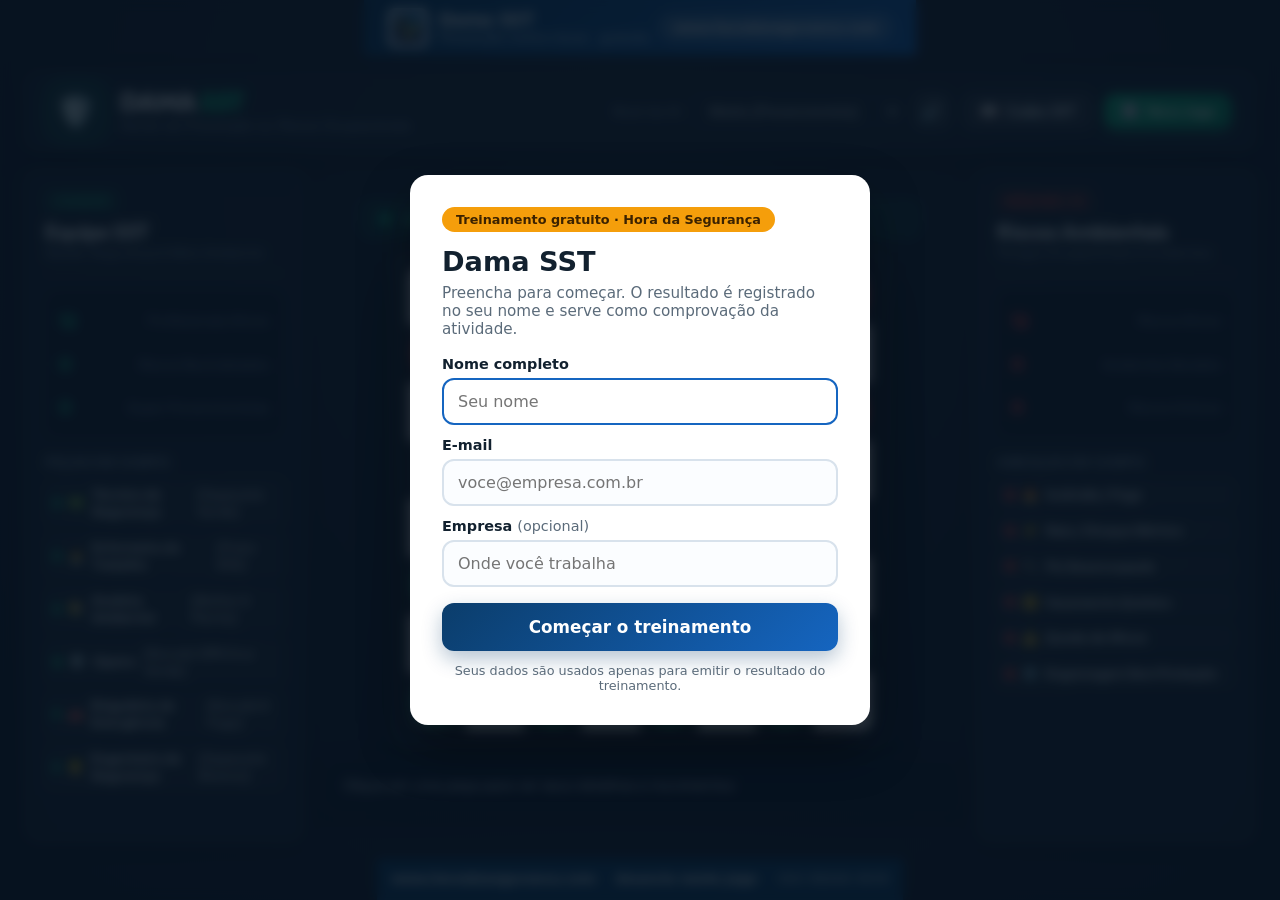
<file: index.html>
<!DOCTYPE html>
<html lang="pt-BR">
<head>
    <meta charset="UTF-8">
    <meta name="viewport" content="width=device-width, initial-scale=1.0">
    <title>Dama SST - Prevencionistas vs. Riscos Ambientais</title>
    <meta name="description" content="Jogo de Dama educativo e animado: Enfrente os riscos do ambiente de trabalho com a equipe de Saúde, Segurança e Meio Ambiente (SST)!">
    <!-- Google Fonts -->
    <link rel="preconnect" href="https://fonts.googleapis.com">
    <link rel="preconnect" href="https://fonts.gstatic.com" crossorigin>
    <link href="https://fonts.googleapis.com/css2?family=Outfit:wght@300;400;600;700;800&family=Space+Grotesk:wght@500;700&display=swap" rel="stylesheet">
    <link rel="stylesheet" href="css/styles.css?v=5">
    <link rel="stylesheet" href="hs.css?v=3">
    <link rel="icon" href="logo.png">
    <meta name="theme-color" content="#0b3d6b">
    <script>
      window.HS_CONFIG = {
        treinamento: 'Dama SST · Prevenção contra Riscos',
        titulo: 'Dama SST',
        subtitulo: 'Prevenção contra riscos · gratuito'
      };
    </script>
    <script src="patrocinadores.js?v=1"></script>
    <script src="hs.js?v=1"></script>
</head>
<body>
    <div class="app-container">
        <!-- Header Principal -->
        <header class="game-header">
            <div class="brand">
                <div class="logo-icon">🛡️</div>
                <div>
                    <h1>DAMA <span class="accent-sst">SST</span></h1>
                    <p class="subtitle">Heróis da Prevenção vs. Riscos Ocupacionais</p>
                </div>
            </div>

            <div class="header-controls">
                <div class="difficulty-selector">
                    <label for="difficulty">Nível da IA:</label>
                    <select id="difficulty" class="custom-select">
                        <option value="easy">Fácil (Iniciante)</option>
                        <option value="medium" selected>Médio (Prevencionista)</option>
                        <option value="hard">Impossível (Risco Crítico)</option>
                    </select>
                </div>

                <button id="btn-audio" class="icon-btn" title="Alternar Som (Mute/Unmute)">
                    <span id="audio-icon">🔊</span>
                </button>

                <button id="btn-codex" class="btn btn-secondary">
                    <span>📖</span> Codex SST
                </button>

                <button id="btn-restart" class="btn btn-primary">
                    <span>🔄</span> Novo Jogo
                </button>
            </div>
        </header>

        <!-- Conteúdo Principal -->
        <main class="main-content">
            <!-- Painel do Jogador (SST) -->
            <aside class="side-panel player-panel">
                <div class="panel-header sst-theme">
                    <div class="badge">JOGADOR</div>
                    <h2>Equipe SST</h2>
                    <p>Saúde, Segurança & Meio Ambiente</p>
                </div>

                <div class="stats-card">
                    <div class="stat-item">
                        <span class="stat-value" id="sst-count">12</span>
                        <span class="stat-label">Profissionais Ativos</span>
                    </div>
                    <div class="stat-item">
                        <span class="stat-value" id="sst-captured">0</span>
                        <span class="stat-label">Riscos Neutralizados</span>
                    </div>
                    <div class="stat-item">
                        <span class="stat-value" id="sst-damas">0</span>
                        <span class="stat-label">Super Prevencionistas</span>
                    </div>
                </div>

                <div class="roster-preview">
                    <h3>Peças em Campo:</h3>
                    <ul class="roster-list">
                        <li><span class="dot sst"></span> 💚 <strong>Técnico de Segurança</strong> (Capacete Verde)</li>
                        <li><span class="dot sst"></span> 👩‍⚕️ <strong>Enfermeira do Trabalho</strong> (Pulso ECG)</li>
                        <li><span class="dot sst"></span> 👩‍🌾 <strong>Analista Ambiental</strong> (Mulher & Planta)</li>
                        <li><span class="dot sst"></span> 🛡️ <strong>Cipeiro</strong> (Escudo CIPA Cruz Verde)</li>
                        <li><span class="dot sst"></span> 🚒 <strong>Brigadista de Emergência</strong> (Escudo & Fogo)</li>
                        <li><span class="dot sst"></span> 👷‍♂️ <strong>Engenheiro de Segurança</strong> (Capacete Branco)</li>
                    </ul>
                </div>
            </aside>

            <!-- Área Central do Tabuleiro -->
            <section class="board-container">
                <!-- Status do Turno -->
                <div id="turn-banner" class="turn-banner sst-turn">
                    <div class="turn-indicator-pulse"></div>
                    <span id="turn-text">Sua Vez! Selecione um profissional para movimentar</span>
                </div>

                <!-- O Tabuleiro 8x8 -->
                <div class="board-wrapper">
                    <div id="board" class="board"></div>
                </div>

                <!-- Informações Rápidas da Peça Selecionada -->
                <div id="piece-info-bar" class="piece-info-bar">
                    <span id="piece-info-text">Clique em uma peça para ver seus detalhes e movimentos</span>
                </div>
            </section>

            <!-- Painel da Máquina (Riscos) -->
            <aside class="side-panel machine-panel">
                <div class="panel-header risk-theme">
                    <div class="badge danger">MÁQUINA / IA</div>
                    <h2>Riscos Ambientais</h2>
                    <p>Perigos Ocupacionais & Incidentes</p>
                </div>

                <div class="stats-card">
                    <div class="stat-item">
                        <span class="stat-value" id="risk-count">12</span>
                        <span class="stat-label">Riscos Ativos</span>
                    </div>
                    <div class="stat-item">
                        <span class="stat-value" id="risk-captured">0</span>
                        <span class="stat-label">Acidentes Gerados</span>
                    </div>
                    <div class="stat-item">
                        <span class="stat-value" id="risk-damas">0</span>
                        <span class="stat-label">Riscos Críticos</span>
                    </div>
                </div>

                <div class="roster-preview">
                    <h3>Ameaças em Campo:</h3>
                    <ul class="roster-list">
                        <li><span class="dot risk"></span> 🔥 <strong>Incêndio / Fogo</strong></li>
                        <li><span class="dot risk"></span> ⚡ <strong>Raio / Choque Elétrico</strong></li>
                        <li><span class="dot risk"></span> 🔌 <strong>Fio Desencapado</strong></li>
                        <li><span class="dot risk"></span> ☣️ <strong>Vazamento Químico</strong></li>
                        <li><span class="dot risk"></span> ⚠️ <strong>Queda de Altura</strong></li>
                        <li><span class="dot risk"></span> ⚙️ <strong>Engrenagem Sem Proteção</strong></li>
                    </ul>
                </div>
            </aside>
        </main>

        <!-- Modal Codex SST (Educativo & Detalhes das Peças) -->
        <div id="codex-modal" class="modal-overlay hidden">
            <div class="modal-card glass">
                <button class="modal-close" id="btn-close-codex">&times;</button>
                <div class="modal-header">
                    <h2>📖 Codex de Segurança e Riscos</h2>
                    <p>Aprenda a função de cada profissional e como conter os perigos no trabalho.</p>
                </div>
                <div class="modal-body" id="codex-content">
                    <!-- Conteúdo dinâmico carregado por JS -->
                </div>
            </div>
        </div>

        <!-- Modal de Fim de Jogo -->
        <div id="gameover-modal" class="modal-overlay hidden">
            <div class="modal-card glass text-center">
                <div id="gameover-icon" class="big-icon">🏆</div>
                <h2 id="gameover-title">Vitória da Segurança!</h2>
                <p id="gameover-msg">Todos os riscos ambientais foram neutralizados com sucesso!</p>
                
                <div class="summary-stats">
                    <div class="summary-box">
                        <span id="final-captures">12</span>
                        <small>Riscos Contidos</small>
                    </div>
                    <div class="summary-box">
                        <span id="final-damas">0</span>
                        <small>Super Prevencionistas</small>
                    </div>
                    <div class="summary-box">
                        <span id="final-turns">0</span>
                        <small>Jogadas</small>
                    </div>
                </div>

                <button id="btn-play-again" class="btn btn-primary btn-large">
                    <span>🎮</span> Jogar Novamente
                </button>
            </div>
        </div>
    </div>

    <!-- Scripts do Jogo -->
    <script src="js/audio.js"></script>
    <script src="js/pieces.js"></script>
    <script src="js/game.js"></script>
    <script src="js/ai.js"></script>
    <script src="js/app.js"></script>
</body>
</html>
</file>
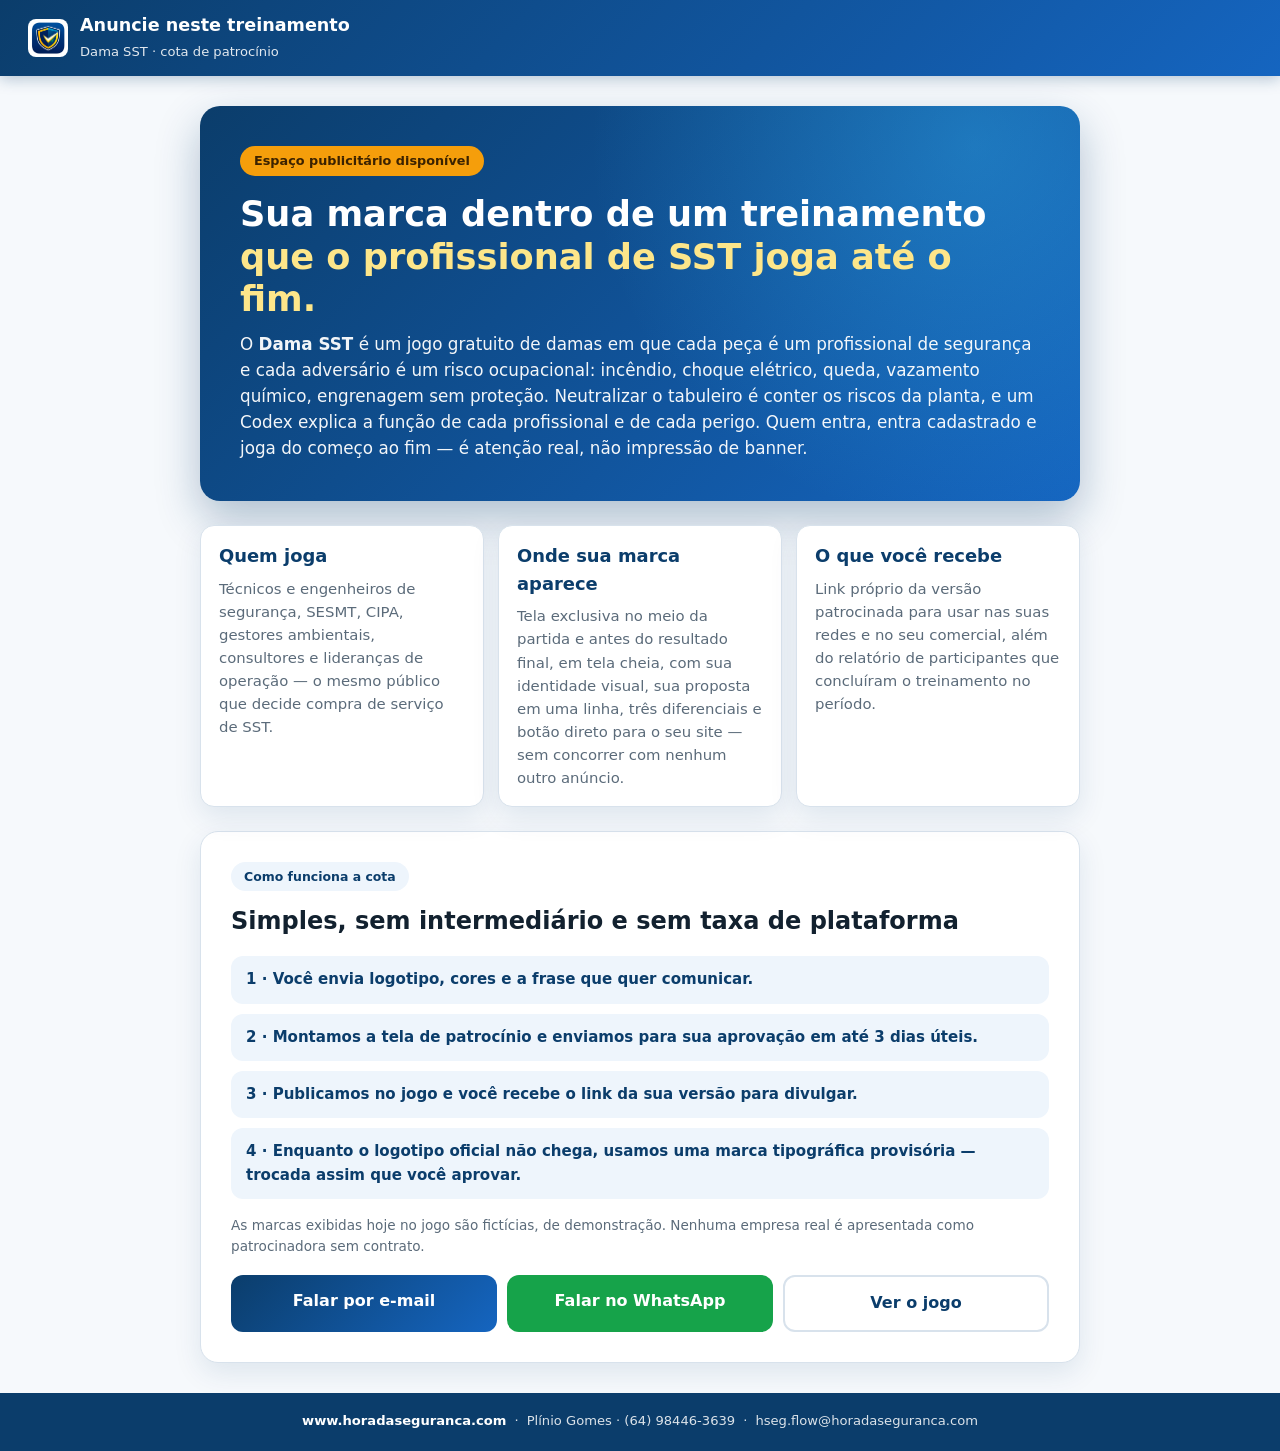
<file: anuncie.html>
<!DOCTYPE html>
<html lang="pt-BR">
<head>
<meta charset="UTF-8">
<meta name="viewport" content="width=device-width, initial-scale=1.0, viewport-fit=cover">
<meta name="theme-color" content="#0b3d6b">
<meta name="description" content="Patrocine o Dama SST e coloque sua marca na frente de profissionais de segurança do trabalho em todo o Brasil.">
<title>Anuncie na Dama SST | Hora da Segurança</title>
<link rel="icon" href="logo.png">
<style>
  /* Página independente do CSS do jogo: nada aqui depende de style.css */
  :root {
    --azul: #0b3d6b; --azul-claro: #1565c0; --azul-suave: #eef5fc;
    --ambar: #f59e0b; --tinta: #12212f; --cinza: #5b6b7a; --borda: #d8e2ec;
    --sombra: 0 10px 28px rgba(11, 61, 107, .1);
  }
  * { box-sizing: border-box; }
  body {
    margin: 0; background: #f6f9fc; color: var(--tinta);
    font-family: "Segoe UI", system-ui, -apple-system, Roboto, Arial, sans-serif;
    line-height: 1.55;
  }
  .topo {
    display: flex; align-items: center; gap: 12px;
    padding: 12px clamp(14px, 4vw, 28px);
    padding-top: calc(12px + env(safe-area-inset-top));
    background: linear-gradient(135deg, var(--azul), var(--azul-claro));
    color: #fff; box-shadow: 0 3px 14px rgba(11, 61, 107, .28);
  }
  .topo img { width: 40px; height: auto; border-radius: 8px; background: #fff; padding: 3px; }
  .topo strong { display: block; font-size: clamp(.95rem, 2.6vw, 1.1rem); }
  .topo span { font-size: clamp(.7rem, 2vw, .82rem); opacity: .88; }
  main { max-width: 940px; margin: 0 auto; padding: clamp(16px, 4vw, 30px); }
  .hero {
    background: radial-gradient(circle at 88% 10%, #38bdf855, transparent 45%),
                linear-gradient(135deg, #0b3d6b, #1565c0);
    color: #fff; border-radius: 20px; padding: clamp(22px, 5vw, 40px);
    box-shadow: 0 18px 44px rgba(11, 61, 107, .3);
  }
  .selo {
    display: inline-block; background: var(--ambar); color: #3b2200;
    border-radius: 999px; padding: 5px 14px; font-size: clamp(.7rem, 2vw, .8rem); font-weight: 700;
  }
  .hero h1 { color: #fff; font-size: clamp(1.4rem, 5vw, 2.2rem); margin: .5em 0 .3em; line-height: 1.2; }
  .hero h1 em { color: #fde68a; font-style: normal; }
  .hero p { font-size: clamp(.92rem, 2.7vw, 1.05rem); opacity: .95; margin: 0; }
  .grade { display: grid; gap: 14px; grid-template-columns: 1fr; margin: 24px 0; }
  @media (min-width: 780px) { .grade { grid-template-columns: repeat(3, 1fr); } }
  .item { background: #fff; border: 1px solid var(--borda); border-radius: 14px; padding: 16px 18px; box-shadow: var(--sombra); }
  .item h3 { color: var(--azul); margin: 0 0 8px; font-size: clamp(1rem, 3vw, 1.12rem); }
  .item p { font-size: clamp(.84rem, 2.4vw, .93rem); color: var(--cinza); margin: 0; }
  .cartao { background: #fff; border: 1px solid var(--borda); border-radius: 18px; padding: clamp(18px, 4vw, 30px); box-shadow: var(--sombra); }
  .etiqueta {
    display: inline-block; background: var(--azul-suave); color: var(--azul);
    border-radius: 999px; padding: 5px 13px; font-size: .78rem; font-weight: 700;
  }
  .cartao h2 { font-size: clamp(1.15rem, 3.6vw, 1.5rem); margin: 12px 0 16px; }
  .lista { list-style: none; padding: 0; display: grid; gap: 10px; margin: 0 0 16px; }
  .lista li {
    background: var(--azul-suave); border-radius: 12px; padding: 12px 15px;
    font-size: clamp(.85rem, 2.4vw, .94rem); color: var(--azul); font-weight: 600;
  }
  .nota { font-size: clamp(.76rem, 2.1vw, .85rem); color: var(--cinza); }
  .contato { display: flex; flex-wrap: wrap; gap: 10px; margin-top: 18px; }
  .btn {
    flex: 1 1 220px; display: block; text-align: center; text-decoration: none;
    border-radius: 12px; padding: 14px 20px; font-weight: 700;
    font-size: clamp(.9rem, 2.5vw, 1rem);
  }
  .btn-principal { background: linear-gradient(135deg, var(--azul), var(--azul-claro)); color: #fff; }
  .btn-zap { background: #16a34a; color: #fff; }
  .btn-secundario { background: #fff; color: var(--azul); border: 2px solid var(--borda); }
  .rodape {
    display: flex; flex-wrap: wrap; gap: 8px; justify-content: center;
    padding: 18px 14px calc(20px + env(safe-area-inset-bottom));
    background: var(--azul); color: rgba(255, 255, 255, .85); font-size: clamp(.72rem, 2vw, .82rem);
  }
  .rodape a { color: #fff; font-weight: 600; text-decoration: none; }
  @media (prefers-reduced-motion: reduce) { * { animation: none !important; transition: none !important; } }
</style>
</head>
<body>

<header class="topo">
  <img src="logo.png" alt="Hora da Segurança">
  <div>
    <strong>Anuncie neste treinamento</strong>
    <span>Dama SST · cota de patrocínio</span>
  </div>
</header>

<main>
  <section class="hero">
    <span class="selo">Espaço publicitário disponível</span>
    <h1>Sua marca dentro de um treinamento<br><em>que o profissional de SST joga até o fim.</em></h1>
    <p>
      O <strong>Dama SST</strong> é um jogo gratuito de damas em que cada peça é um profissional de segurança e cada adversário é um risco ocupacional: incêndio, choque elétrico, queda, vazamento químico, engrenagem sem proteção. Neutralizar o tabuleiro é conter os riscos da planta, e um Codex explica a função de cada profissional e de cada perigo. Quem entra, entra cadastrado e joga do começo ao fim — é atenção real, não impressão de banner.
    </p>
  </section>

  <div class="grade">
    <div class="item">
      <h3>Quem joga</h3>
      <p>Técnicos e engenheiros de segurança, SESMT, CIPA, gestores ambientais, consultores e lideranças
         de operação — o mesmo público que decide compra de serviço de SST.</p>
    </div>
    <div class="item">
      <h3>Onde sua marca aparece</h3>
      <p>Tela exclusiva no meio da partida e antes do resultado final, em tela cheia, com sua identidade visual, sua proposta em uma linha, três diferenciais e botão direto para o seu site — sem concorrer com nenhum outro anúncio.</p>
    </div>
    <div class="item">
      <h3>O que você recebe</h3>
      <p>Link próprio da versão patrocinada para usar nas suas redes e no seu comercial, além do relatório
         de participantes que concluíram o treinamento no período.</p>
    </div>
  </div>

  <div class="cartao">
    <span class="etiqueta">Como funciona a cota</span>
    <h2>Simples, sem intermediário e sem taxa de plataforma</h2>
    <ul class="lista">
      <li>1 · Você envia logotipo, cores e a frase que quer comunicar.</li>
      <li>2 · Montamos a tela de patrocínio e enviamos para sua aprovação em até 3 dias úteis.</li>
      <li>3 · Publicamos no jogo e você recebe o link da sua versão para divulgar.</li>
      <li>4 · Enquanto o logotipo oficial não chega, usamos uma marca tipográfica provisória — trocada assim que você aprovar.</li>
    </ul>
    <p class="nota">
      As marcas exibidas hoje no jogo são fictícias, de demonstração. Nenhuma empresa real é apresentada como
      patrocinadora sem contrato.
    </p>

    <div class="contato">
      <a class="btn btn-principal" href="mailto:hseg.flow@horadaseguranca.com?subject=Patroc%C3%ADnio%20no%20Dama%20SST">
        Falar por e-mail
      </a>
      <a class="btn btn-zap" href="https://wa.me/5564984463639?text=Ol%C3%A1%2C%20quero%20saber%20sobre%20o%20patroc%C3%ADnio%20no%20Dama%20SST"
         target="_blank" rel="noopener noreferrer">
        Falar no WhatsApp
      </a>
      <a class="btn btn-secundario" href="index.html">Ver o jogo</a>
    </div>
  </div>
</main>

<footer class="rodape">
  <a href="https://www.horadaseguranca.com" target="_blank" rel="noopener noreferrer">www.horadaseguranca.com</a>
  <span>·</span>
  <span>Plínio Gomes · (64) 98446-3639</span>
  <span>·</span>
  <span>hseg.flow@horadaseguranca.com</span>
</footer>

</body>
</html>
</file>
<file: css/styles.css>
/* ==========================================================================
   DAMA SST - ESTILOS E ANIMAÇÕES RICAS DE SEGURANÇA VS RISCOS
   ========================================================================== */

:root {
    /* Cores do Tema SST (Prevencionistas - Jogador) */
    --sst-primary: #10b981;
    --sst-primary-hover: #059669;
    --sst-glow: rgba(16, 185, 129, 0.4);
    --sst-bg-subtle: rgba(16, 185, 129, 0.12);
    --sst-border: rgba(16, 185, 129, 0.3);

    /* Cores do Tema Riscos (Máquina - IA) */
    --risk-primary: #ef4444;
    --risk-primary-hover: #dc2626;
    --risk-glow: rgba(239, 68, 68, 0.4);
    --risk-bg-subtle: rgba(239, 68, 68, 0.12);
    --risk-border: rgba(239, 68, 68, 0.3);

    /* Cores Neutras & Glassmorphism */
    --bg-dark: #0f172a;
    --bg-card: rgba(30, 41, 59, 0.75);
    --bg-card-border: rgba(255, 255, 255, 0.1);
    --text-main: #f8fafc;
    --text-muted: #94a3b8;
    --accent-gold: #fbbf24;

    /* Cores do Tabuleiro */
    --board-light: #e2e8f0;
    --board-dark: #334155;
    --board-border: #1e293b;
    --board-highlight: rgba(16, 185, 129, 0.5);
    --board-capture: rgba(239, 68, 68, 0.6);

    /* Fontes */
    --font-heading: 'Outfit', sans-serif;
    --font-body: 'Space Grotesk', sans-serif;
}

* {
    margin: 0;
    padding: 0;
    box-sizing: border-box;
    user-select: none;
}

body {
    font-family: var(--font-body);
    background: radial-gradient(circle at 50% 20%, #1e293b 0%, #0f172a 100%);
    color: var(--text-main);
    min-height: 100vh;
    overflow-x: hidden;
    display: flex;
    justify-content: center;
    align-items: center;
}

.app-container {
    width: 100vw;
    max-width: 1440px;
    height: 100vh;
    max-height: 950px;
    padding: 1rem 1.5rem;
    display: flex;
    flex-direction: column;
    gap: 1rem;
}

/* ==========================================================================
   HEADER
   ========================================================================== */

.game-header {
    background: var(--bg-card);
    backdrop-filter: blur(12px);
    border: 1px solid var(--bg-card-border);
    border-radius: 16px;
    padding: 0.75rem 1.5rem;
    display: flex;
    justify-content: space-between;
    align-items: center;
    box-shadow: 0 8px 32px rgba(0, 0, 0, 0.3);
}

.brand {
    display: flex;
    align-items: center;
    gap: 1rem;
}

.logo-icon {
    font-size: 2rem;
    background: var(--sst-bg-subtle);
    border: 1px solid var(--sst-border);
    padding: 0.4rem;
    border-radius: 12px;
    box-shadow: 0 0 15px var(--sst-glow);
}

.brand h1 {
    font-family: var(--font-heading);
    font-size: 1.6rem;
    font-weight: 800;
    letter-spacing: -0.5px;
    line-height: 1;
}

.accent-sst {
    color: var(--sst-primary);
    text-shadow: 0 0 10px var(--sst-glow);
}

.subtitle {
    font-size: 0.85rem;
    color: var(--text-muted);
    margin-top: 2px;
}

.header-controls {
    display: flex;
    align-items: center;
    gap: 0.75rem;
}

.difficulty-selector {
    display: flex;
    align-items: center;
    gap: 0.5rem;
    font-size: 0.85rem;
    color: var(--text-muted);
}

.custom-select {
    background: #1e293b;
    color: var(--text-main);
    border: 1px solid var(--bg-card-border);
    padding: 0.4rem 0.8rem;
    border-radius: 8px;
    font-family: var(--font-body);
    font-size: 0.85rem;
    cursor: pointer;
    outline: none;
    transition: border-color 0.2s;
}

.custom-select:hover {
    border-color: var(--sst-primary);
}

/* Botões */
.btn {
    display: inline-flex;
    align-items: center;
    gap: 0.5rem;
    padding: 0.5rem 1rem;
    border-radius: 10px;
    font-family: var(--font-heading);
    font-weight: 600;
    font-size: 0.9rem;
    border: none;
    cursor: pointer;
    transition: all 0.2s cubic-bezier(0.4, 0, 0.2, 1);
}

.btn-primary {
    background: linear-gradient(135deg, var(--sst-primary), #059669);
    color: #fff;
    box-shadow: 0 4px 12px var(--sst-glow);
}

.btn-primary:hover {
    transform: translateY(-2px);
    box-shadow: 0 6px 18px var(--sst-glow);
}

.btn-secondary {
    background: rgba(255, 255, 255, 0.08);
    color: var(--text-main);
    border: 1px solid var(--bg-card-border);
}

.btn-secondary:hover {
    background: rgba(255, 255, 255, 0.15);
    transform: translateY(-2px);
}

.icon-btn {
    background: rgba(255, 255, 255, 0.08);
    border: 1px solid var(--bg-card-border);
    color: var(--text-main);
    width: 38px;
    height: 38px;
    border-radius: 10px;
    display: flex;
    align-items: center;
    justify-content: center;
    font-size: 1.1rem;
    cursor: pointer;
    transition: all 0.2s;
}

.icon-btn:hover {
    background: rgba(255, 255, 255, 0.18);
    transform: scale(1.05);
}

/* ==========================================================================
   LAYOUT PRINCIPAL
   ========================================================================== */

.main-content {
    flex: 1;
    display: grid;
    grid-template-columns: 280px 1fr 280px;
    gap: 1.25rem;
    align-items: stretch;
    min-height: 0;
}

/* Painéis Laterais */
.side-panel {
    background: var(--bg-card);
    backdrop-filter: blur(12px);
    border: 1px solid var(--bg-card-border);
    border-radius: 16px;
    padding: 1.25rem;
    display: flex;
    flex-direction: column;
    gap: 1rem;
    box-shadow: 0 8px 32px rgba(0, 0, 0, 0.2);
    overflow-y: auto;
}

.panel-header {
    padding-bottom: 0.75rem;
    border-bottom: 1px solid rgba(255, 255, 255, 0.1);
}

.badge {
    display: inline-block;
    font-size: 0.7rem;
    font-weight: 700;
    padding: 0.2rem 0.5rem;
    border-radius: 6px;
    text-transform: uppercase;
    letter-spacing: 0.5px;
    margin-bottom: 0.4rem;
}

.panel-header.sst-theme .badge {
    background: var(--sst-bg-subtle);
    color: var(--sst-primary);
    border: 1px solid var(--sst-border);
}

.badge.danger {
    background: var(--risk-bg-subtle);
    color: var(--risk-primary);
    border: 1px solid var(--risk-border);
}

.panel-header h2 {
    font-family: var(--font-heading);
    font-size: 1.3rem;
    font-weight: 700;
}

.panel-header p {
    font-size: 0.8rem;
    color: var(--text-muted);
}

/* Cards de Estatísticas */
.stats-card {
    display: flex;
    flex-direction: column;
    gap: 0.6rem;
    background: rgba(15, 23, 42, 0.6);
    padding: 0.8rem;
    border-radius: 12px;
    border: 1px solid rgba(255, 255, 255, 0.05);
}

.stat-item {
    display: flex;
    justify-content: space-between;
    align-items: center;
    padding: 0.3rem 0;
}

.stat-value {
    font-family: var(--font-heading);
    font-size: 1.2rem;
    font-weight: 700;
}

.player-panel .stat-value {
    color: var(--sst-primary);
}

.machine-panel .stat-value {
    color: var(--risk-primary);
}

.stat-label {
    font-size: 0.8rem;
    color: var(--text-muted);
}

/* Roster / Lista de Peças */
.roster-preview h3 {
    font-size: 0.85rem;
    font-weight: 600;
    color: var(--text-muted);
    margin-bottom: 0.6rem;
    text-transform: uppercase;
    letter-spacing: 0.5px;
}

.roster-list {
    list-style: none;
    display: flex;
    flex-direction: column;
    gap: 0.45rem;
    font-size: 0.82rem;
}

.roster-list li {
    display: flex;
    align-items: center;
    gap: 0.5rem;
    padding: 0.3rem 0.5rem;
    border-radius: 6px;
    background: rgba(255, 255, 255, 0.03);
    border: 1px solid rgba(255, 255, 255, 0.04);
}

.dot {
    width: 8px;
    height: 8px;
    border-radius: 50%;
}

.dot.sst {
    background: var(--sst-primary);
    box-shadow: 0 0 6px var(--sst-primary);
}

.dot.risk {
    background: var(--risk-primary);
    box-shadow: 0 0 6px var(--risk-primary);
}

/* ==========================================================================
   ÁREA CENTRAL E TABULEIRO
   ========================================================================== */

.board-container {
    display: flex;
    flex-direction: column;
    gap: 0.75rem;
    align-items: center;
    justify-content: center;
}

.turn-banner {
    width: 100%;
    max-width: 560px;
    padding: 0.6rem 1.2rem;
    border-radius: 12px;
    display: flex;
    align-items: center;
    gap: 0.8rem;
    font-weight: 600;
    font-size: 0.9rem;
    backdrop-filter: blur(8px);
    transition: all 0.3s;
}

.turn-banner.sst-turn {
    background: var(--sst-bg-subtle);
    border: 1px solid var(--sst-border);
    color: #34d399;
}

.turn-banner.risk-turn {
    background: var(--risk-bg-subtle);
    border: 1px solid var(--risk-border);
    color: #f87171;
}

.turn-indicator-pulse {
    width: 10px;
    height: 10px;
    border-radius: 50%;
    animation: pulseRing 1.5s infinite;
}

.sst-turn .turn-indicator-pulse {
    background: var(--sst-primary);
    box-shadow: 0 0 10px var(--sst-primary);
}

.risk-turn .turn-indicator-pulse {
    background: var(--risk-primary);
    box-shadow: 0 0 10px var(--risk-primary);
}

@keyframes pulseRing {
    0% { transform: scale(0.9); opacity: 0.7; }
    50% { transform: scale(1.3); opacity: 1; }
    100% { transform: scale(0.9); opacity: 0.7; }
}

/* O Tabuleiro */
.board-wrapper {
    position: relative;
    padding: 12px;
    background: linear-gradient(145deg, #1e293b, #0f172a);
    border-radius: 20px;
    border: 2px solid rgba(255, 255, 255, 0.12);
    box-shadow: 0 20px 50px rgba(0, 0, 0, 0.6), inset 0 2px 4px rgba(255, 255, 255, 0.1);
}

.board {
    display: grid;
    grid-template-columns: repeat(8, 1fr);
    grid-template-rows: repeat(8, 1fr);
    /* A altura entra no calculo: dimensionar so pela largura fazia o tabuleiro
       passar por baixo da faixa do rodape em janela larga e baixa. */
    width: min(520px, 52vh, 42vw);
    height: min(520px, 52vh, 42vw);
    border-radius: 12px;
    overflow: hidden;
    border: 2px solid #020617;
}

.square {
    position: relative;
    display: flex;
    align-items: center;
    justify-content: center;
    transition: background-color 0.2s;
}

.square.light {
    background-color: var(--board-light);
}

.square.dark {
    background-color: var(--board-dark);
}

/* Quadrado selecionado / Destacado para mover */
.square.selected {
    background-color: #0284c7 !important;
    box-shadow: inset 0 0 12px rgba(255, 255, 255, 0.6);
}

.square.valid-move::after {
    content: '';
    position: absolute;
    width: 22px;
    height: 22px;
    border-radius: 50%;
    background: var(--sst-primary);
    box-shadow: 0 0 12px var(--sst-primary);
    animation: moveHintPulse 1.2s infinite ease-in-out;
    pointer-events: none;
    z-index: 5;
}

.square.valid-capture::after {
    content: '';
    position: absolute;
    width: 28px;
    height: 28px;
    border-radius: 50%;
    background: transparent;
    border: 3px solid var(--risk-primary);
    box-shadow: 0 0 15px var(--risk-primary);
    animation: captureHintPulse 1s infinite ease-in-out;
    pointer-events: none;
    z-index: 5;
}

@keyframes moveHintPulse {
    0%, 100% { transform: scale(0.85); opacity: 0.6; }
    50% { transform: scale(1.15); opacity: 1; }
}

@keyframes captureHintPulse {
    0%, 100% { transform: scale(0.9); opacity: 0.7; }
    50% { transform: scale(1.2); opacity: 1; }
}

/* Bar de Informação da Peça & Histórias Cruzadas de Campo */
.piece-info-bar {
    width: 100%;
    max-width: 680px;
    background: rgba(15, 23, 42, 0.85);
    border: 1px solid rgba(255, 255, 255, 0.12);
    border-radius: 12px;
    padding: 0.6rem 1.2rem;
    font-size: 0.88rem;
    color: var(--text-main);
    text-align: left;
    min-height: 52px;
    display: flex;
    align-items: center;
    box-shadow: 0 4px 20px rgba(0, 0, 0, 0.4);
    backdrop-filter: blur(8px);
}

.story-banner {
    display: flex;
    flex-direction: column;
    gap: 0.3rem;
    width: 100%;
}

.story-badge {
    display: inline-block;
    align-self: flex-start;
    font-size: 0.7rem;
    font-weight: 800;
    padding: 0.15rem 0.5rem;
    border-radius: 4px;
    background: var(--sst-bg-subtle);
    color: var(--sst-primary);
    border: 1px solid var(--sst-border);
    letter-spacing: 0.5px;
}

.story-badge.danger {
    background: var(--risk-bg-subtle);
    color: var(--risk-primary);
    border: 1px solid var(--risk-border);
}

.story-text {
    line-height: 1.45;
    color: #f1f5f9;
}

/* ==========================================================================
   ESTILIZAÇÃO E ANIMAÇÕES DAS PEÇAS (SVG / CSS)
   ========================================================================== */

.piece {
    width: 82%;
    height: 82%;
    border-radius: 50%;
    position: relative;
    cursor: pointer;
    display: flex;
    align-items: center;
    justify-content: center;
    z-index: 10;
    transition: transform 0.25s cubic-bezier(0.34, 1.56, 0.64, 1), box-shadow 0.2s;
}

.piece:hover {
    transform: scale(1.12);
    z-index: 20;
}

/* Peças do Jogador (SST) */
.piece.sst-piece {
    background: radial-gradient(circle at 35% 35%, #34d399 0%, #059669 70%, #064e3b 100%);
    border: 2px solid #a7f3d0;
    box-shadow: 0 4px 10px rgba(0, 0, 0, 0.4), 0 0 12px var(--sst-glow);
}

/* Peças da Máquina (Riscos) */
.piece.risk-piece {
    background: radial-gradient(circle at 35% 35%, #f87171 0%, #dc2626 70%, #7f1d1d 100%);
    border: 2px solid #fca5a5;
    box-shadow: 0 4px 10px rgba(0, 0, 0, 0.4), 0 0 12px var(--risk-glow);
}

/* Dama / King (Super Prevencionista / Risco Crítico) */
.piece.king {
    border-width: 3px;
}

.piece.sst-piece.king {
    border-color: #fbbf24;
    box-shadow: 0 0 20px rgba(251, 191, 36, 0.8), 0 4px 12px rgba(0, 0, 0, 0.5);
    animation: goldAuraPulse 2s infinite ease-in-out;
}

.piece.risk-piece.king {
    border-color: #93c5fd;
    box-shadow: 0 0 20px rgba(239, 68, 68, 0.9), 0 4px 12px rgba(0, 0, 0, 0.5);
    animation: redAuraPulse 2s infinite ease-in-out;
}

@keyframes goldAuraPulse {
    0%, 100% { box-shadow: 0 0 15px rgba(251, 191, 36, 0.6); }
    50% { box-shadow: 0 0 28px rgba(251, 191, 36, 1); }
}

@keyframes redAuraPulse {
    0%, 100% { box-shadow: 0 0 15px rgba(239, 68, 68, 0.6); }
    50% { box-shadow: 0 0 28px rgba(239, 68, 68, 1); }
}

/* Coroa da Dama */
.king-crown {
    position: absolute;
    top: -8px;
    right: -4px;
    font-size: 1.1rem;
    filter: drop-shadow(0 2px 4px rgba(0,0,0,0.8));
    animation: crownFloat 2s infinite ease-in-out;
    z-index: 15;
}

@keyframes crownFloat {
    0%, 100% { transform: translateY(0) rotate(5deg); }
    50% { transform: translateY(-4px) rotate(-5deg); }
}

/* SVG avatar dentro da peça */
.piece-svg-container {
    width: 75%;
    height: 75%;
    display: flex;
    align-items: center;
    justify-content: center;
}

.piece-svg-container svg {
    width: 100%;
    height: 100%;
}

/* ANIMAÇÕES INTERNAS DE ELEMENTOS SVG */
/* 1. Fogo Flickering */
.anim-flame {
    transform-origin: bottom center;
    animation: flameFlicker 0.6s infinite alternate ease-in-out;
}
@keyframes flameFlicker {
    0% { transform: scale(0.95) rotate(-2deg); opacity: 0.85; }
    100% { transform: scale(1.08) rotate(3deg); opacity: 1; }
}

/* 2. Spark Eletricidade */
.anim-spark {
    animation: sparkPulse 0.4s infinite alternate;
}
@keyframes sparkPulse {
    0% { opacity: 0.3; transform: scale(0.8); }
    100% { opacity: 1; transform: scale(1.1); }
}

/* 3. Pulso ECG Enfermeira */
.anim-ecg {
    stroke-dasharray: 40;
    stroke-dashoffset: 40;
    animation: ecgDash 1.4s infinite linear;
}
@keyframes ecgDash {
    0% { stroke-dashoffset: 40; }
    100% { stroke-dashoffset: 0; }
}

/* 4. Eco Folha Shimmer */
.anim-eco {
    transform-origin: center;
    animation: leafRotate 3s infinite ease-in-out;
}
@keyframes leafRotate {
    0%, 100% { transform: rotate(-5deg); }
    50% { transform: rotate(5deg); }
}

/* 5. CIPA Badge Pulse */
.anim-cipa {
    animation: cipaGlow 1.8s infinite alternate ease-in-out;
}
@keyframes cipaGlow {
    0% { filter: drop-shadow(0 0 2px #fff); }
    100% { filter: drop-shadow(0 0 6px #10b981); }
}

/* Efeito de Captura (Explosão) */
.piece-captured-effect {
    position: absolute;
    width: 100%;
    height: 100%;
    border-radius: 50%;
    pointer-events: none;
    background: radial-gradient(circle, #f87171 0%, transparent 70%);
    animation: popEffect 0.4s forwards ease-out;
    z-index: 30;
}
@keyframes popEffect {
    0% { transform: scale(0.5); opacity: 1; }
    100% { transform: scale(2.2); opacity: 0; }
}

/* ==========================================================================
   MODAIS (CODEX & GAMEOVER)
   ========================================================================== */

.modal-overlay {
    position: fixed;
    top: 0;
    left: 0;
    width: 100vw;
    height: 100vh;
    background: rgba(15, 23, 42, 0.85);
    backdrop-filter: blur(8px);
    z-index: 1000;
    display: flex;
    align-items: center;
    justify-content: center;
    opacity: 1;
    transition: opacity 0.25s ease;
}

.modal-overlay.hidden {
    opacity: 0;
    pointer-events: none;
}

.modal-card {
    background: var(--bg-card);
    border: 1px solid var(--bg-card-border);
    border-radius: 20px;
    padding: 2rem;
    width: 90%;
    max-width: 650px;
    max-height: 85vh;
    box-shadow: 0 25px 50px rgba(0,0,0,0.5);
    position: relative;
    display: flex;
    flex-direction: column;
    gap: 1.25rem;
    overflow-y: auto;
}

.modal-close {
    position: absolute;
    top: 1.2rem;
    right: 1.2rem;
    background: rgba(255,255,255,0.1);
    border: none;
    color: var(--text-main);
    width: 32px;
    height: 32px;
    border-radius: 50%;
    font-size: 1.4rem;
    cursor: pointer;
    display: flex;
    align-items: center;
    justify-content: center;
    transition: background 0.2s;
}

.modal-close:hover {
    background: rgba(255,255,255,0.25);
}

.modal-header h2 {
    font-family: var(--font-heading);
    font-size: 1.6rem;
}

.modal-header p {
    color: var(--text-muted);
    font-size: 0.9rem;
    margin-top: 4px;
}

/* Conteúdo do Codex */
.codex-grid {
    display: grid;
    grid-template-columns: 1fr 1fr;
    gap: 1rem;
}

.codex-column h3 {
    font-size: 1.1rem;
    margin-bottom: 0.75rem;
    padding-bottom: 0.4rem;
    border-bottom: 1px solid rgba(255,255,255,0.1);
}

.codex-column.sst h3 { color: var(--sst-primary); }
.codex-column.risk h3 { color: var(--risk-primary); }

.codex-item {
    background: rgba(15, 23, 42, 0.6);
    border: 1px solid rgba(255,255,255,0.06);
    border-radius: 10px;
    padding: 0.75rem;
    margin-bottom: 0.75rem;
}

.codex-item-header {
    display: flex;
    align-items: center;
    gap: 0.5rem;
    font-weight: 700;
    margin-bottom: 0.3rem;
}

.codex-item p {
    font-size: 0.8rem;
    color: var(--text-muted);
    line-height: 1.4;
}

.codex-tip {
    font-size: 0.75rem;
    color: var(--accent-gold);
    margin-top: 0.3rem;
    font-style: italic;
}

/* Modal Game Over */
.text-center { text-align: center; }

.big-icon {
    font-size: 4rem;
    margin-bottom: 0.5rem;
}

.summary-stats {
    display: flex;
    justify-content: center;
    gap: 1.5rem;
    margin: 1rem 0;
}

.summary-box {
    background: rgba(15, 23, 42, 0.7);
    border: 1px solid rgba(255,255,255,0.1);
    padding: 0.8rem 1.2rem;
    border-radius: 12px;
    display: flex;
    flex-direction: column;
    align-items: center;
}

.summary-box span {
    font-family: var(--font-heading);
    font-size: 1.8rem;
    font-weight: 800;
    color: var(--sst-primary);
}

.summary-box small {
    font-size: 0.75rem;
    color: var(--text-muted);
    margin-top: 2px;
}

.btn-large {
    padding: 0.8rem 2rem;
    font-size: 1.1rem;
    margin: 0 auto;
}

/* Responsividade */
@media (max-width: 1024px) {
    /* Uma coluna: o tabuleiro sobe para antes dos painéis e estes viram faixas
       compactas. Sem isso os painéis empilhados empurram o tabuleiro para
       debaixo da faixa "Anuncie neste jogo" em janela larga e baixa. */
    .main-content {
        display: flex;
        flex-direction: column;
        gap: 10px;
        overflow: visible;
        min-height: 0;
    }
    .board-container { order: 1; }
    .player-panel { order: 2; }
    .machine-panel { order: 3; }

    .side-panel { max-height: none; padding: 10px; }
    .roster-preview { display: none; }
    .panel-header p { display: none; }
    .stats-card { display: grid; grid-template-columns: repeat(3, 1fr); gap: 6px; }
    .stat-item { padding: 6px 4px; text-align: center; }

    .board {
        width: min(85vw, 420px, 41vh);
        height: min(85vw, 420px, 41vh);
    }
}

/* ==========================================================================
   CELULAR — o tabuleiro é o jogo: ele vem primeiro e cabe na primeira tela
   ========================================================================== */
@media (max-width: 680px) {
    .app-container { padding: 8px; gap: 8px; }

    /* Cabeçalho compacto: o nome do jogo já aparece na faixa da Hora da Segurança */
    .game-header { flex-wrap: wrap; gap: 8px; padding: 8px 10px; }
    .brand .subtitle { display: none; }
    .brand h1 { font-size: 1.05rem; }
    .logo-icon { font-size: 1.3rem; }
    .header-controls {
        width: 100%;
        flex-wrap: wrap;
        justify-content: space-between;
        gap: 6px;
    }
    .difficulty-selector { flex: 1 1 100%; display: flex; align-items: center; gap: 6px; }
    .difficulty-selector label { font-size: .72rem; white-space: nowrap; }
    .custom-select { flex: 1 1 auto; min-width: 0; font-size: .78rem; padding: 6px 8px; }
    .header-controls .btn { flex: 1 1 auto; font-size: .78rem; padding: 7px 10px; white-space: nowrap; }
    .icon-btn { flex: 0 0 auto; }

    /* O tabuleiro sobe para antes dos painéis */
    .main-content { display: flex; flex-direction: column; gap: 8px; overflow: visible; }
    .board-container { order: 1; }
    .player-panel { order: 2; }
    .machine-panel { order: 3; }

    .board { width: min(92vw, 380px, 46vh); height: min(92vw, 380px, 46vh); }
    .turn-banner { padding: 7px 10px; font-size: .78rem; }
    .piece-info-bar { font-size: .72rem; padding: 6px 10px; }

    /* Painéis viram faixas compactas com os números que importam */
    .side-panel { max-height: none; padding: 8px; }
    .panel-header p { display: none; }
    .panel-header h2 { font-size: .95rem; }
    .stats-card { display: grid; grid-template-columns: repeat(3, 1fr); gap: 6px; }
    .stat-item { padding: 6px 4px; text-align: center; }
    .stat-value { font-size: 1.1rem; }
    .stat-label { font-size: .58rem; line-height: 1.15; }
}

@media (prefers-reduced-motion: reduce) {
    * { animation: none !important; transition: none !important; }
}
</file>
<file: hs.css>
/* Camada padrão Hora da Segurança — marca, cadastro e publicidade.
   Prefixo hs- em tudo para não colidir com o CSS do jogo. */

:root {
  --hs-azul: #0b3d6b;
  --hs-azul-claro: #1565c0;
  --hs-ambar: #f59e0b;
  --hs-vermelho: #dc2626;
  --hs-tinta: #12212f;
  --hs-borda: #d8e2ec;
}

.hidden { display: none !important; }

/* ---------- encaixe no layout do jogo ----------
   Os jogos usam `height: 100vh` no container e `overflow: hidden` no body.
   Com o topo e o rodapé da Hora da Segurança somados, o conteúdo passava da tela
   e os controles de toque ficavam cortados no celular. Aqui o body vira uma coluna
   e o jogo ocupa exatamente o espaço que sobra. */

body {
  display: flex;
  flex-direction: column;
  height: 100dvh;
  min-height: 100dvh;
}
/* O container do jogo entra aqui pelos três nomes já usados nos projetos.
   `min-height: 0` + `overflow-y: auto` são o que impede o conteúdo de
   transbordar e passar por baixo da faixa "Anuncie neste jogo": sem isso,
   em janela larga e baixa o rodapé cobre o fim do tabuleiro. */
body > #app-container,
body > #app,
body > .app-container,
body > .game-container {
  flex: 1 1 auto;
  height: auto !important;
  min-height: 0;
  /* item flex nasce com min-width: auto e nao encolhe abaixo do conteudo:
     sem isto um titulo com nowrap estica o container alem da tela */
  min-width: 0;
  max-width: 100%;
  overflow-y: auto;
}
.hs-topo, .hs-rodape { flex: 0 0 auto; }

/* ---------- topo e rodapé ---------- */

.hs-topo {
  display: flex; flex-wrap: wrap; gap: 10px;
  align-items: center; justify-content: space-between;
  padding: 8px clamp(12px, 3vw, 24px);
  padding-top: calc(8px + env(safe-area-inset-top));
  background: linear-gradient(135deg, var(--hs-azul), var(--hs-azul-claro));
  color: #fff;
  font-family: "Segoe UI", system-ui, -apple-system, Roboto, Arial, sans-serif;
  box-shadow: 0 3px 14px rgba(11, 61, 107, .28);
  position: relative; z-index: 40;
}
.hs-topo-marca { display: flex; align-items: center; gap: 11px; text-decoration: none; color: #fff; min-width: 0; }
.hs-topo-marca img { width: clamp(30px, 7vw, 40px); height: auto; border-radius: 8px; background: #fff; padding: 3px; }
.hs-topo-marca strong { display: block; font-size: clamp(.9rem, 2.5vw, 1.05rem); line-height: 1.2; }
.hs-topo-marca small { display: block; font-size: clamp(.66rem, 1.9vw, .78rem); opacity: .85; }
.hs-topo-link {
  color: #fff; text-decoration: none; font-weight: 600;
  font-size: clamp(.7rem, 2vw, .82rem);
  background: rgba(255, 255, 255, .16);
  border: 1px solid rgba(255, 255, 255, .3);
  border-radius: 999px; padding: 5px 13px; white-space: nowrap;
}

.hs-rodape {
  display: flex; flex-wrap: wrap; gap: 8px;
  justify-content: center; align-items: center;
  padding: 12px 14px calc(14px + env(safe-area-inset-bottom));
  background: var(--hs-azul); color: rgba(255, 255, 255, .85);
  font-family: "Segoe UI", system-ui, sans-serif;
  font-size: clamp(.72rem, 2vw, .82rem);
  position: relative; z-index: 40;
}
.hs-rodape a { color: #fff; text-decoration: none; font-weight: 600; }
.hs-rodape a:hover { text-decoration: underline; }

/* ---------- telas sobrepostas ---------- */

.hs-tela {
  position: fixed; inset: 0; z-index: 9000;
  display: grid; place-items: center;
  padding: clamp(12px, 4vw, 28px);
  background: rgba(6, 18, 30, .82);
  backdrop-filter: blur(6px);
  -webkit-backdrop-filter: blur(6px);
  overflow-y: auto;
  font-family: "Segoe UI", system-ui, -apple-system, Roboto, Arial, sans-serif;
}

/* ---------- cadastro ---------- */

.hs-card {
  width: 100%; max-width: 460px;
  background: #fff; color: var(--hs-tinta);
  border-radius: 18px; padding: clamp(20px, 5vw, 32px);
  box-shadow: 0 22px 50px rgba(0, 0, 0, .35);
}
.hs-selo {
  display: inline-block; background: var(--hs-ambar); color: #3b2200;
  border-radius: 999px; padding: 5px 14px;
  font-size: clamp(.7rem, 2vw, .8rem); font-weight: 700;
}
.hs-card h2 { font-size: clamp(1.25rem, 4.4vw, 1.7rem); margin: 14px 0 6px; line-height: 1.2; }
.hs-sub { color: #5b6b7a; font-size: clamp(.85rem, 2.4vw, .95rem); margin: 0 0 18px; }
.hs-card label { display: block; font-weight: 700; font-size: clamp(.82rem, 2.3vw, .9rem); margin: 12px 0 6px; }
.hs-card .hs-opc { font-weight: 400; color: #5b6b7a; }
/* Os jogos aplicam `* { user-select: none }`, o que impede o clique de dar foco
   nos campos de texto. Aqui a seleção é devolvida explicitamente ao cadastro. */
.hs-tela, .hs-tela * {
  -webkit-user-select: auto;
  user-select: auto;
}
.hs-card input, .hs-card label, .hs-card p, .hs-card h2 {
  -webkit-user-select: text;
  user-select: text;
}
.hs-card input {
  width: 100%; box-sizing: border-box; padding: 12px 14px;
  border: 2px solid var(--hs-borda); border-radius: 12px;
  font-family: inherit; font-size: 1rem; background: #fbfdff; color: var(--hs-tinta);
  pointer-events: auto;
  touch-action: manipulation;
  cursor: text;
}
.hs-card input:focus { outline: none; border-color: var(--hs-azul-claro); background: #fff; }
.hs-erro { display: block; color: var(--hs-vermelho); font-size: .8rem; margin-top: 5px; font-weight: 600; }
.hs-nota { font-size: clamp(.72rem, 2vw, .8rem); color: #5b6b7a; text-align: center; margin: 12px 0 0; }

.hs-btn {
  display: block; width: 100%; box-sizing: border-box;
  margin-top: 16px; border: none; border-radius: 12px;
  padding: 14px 22px; font-family: inherit;
  font-size: clamp(.95rem, 2.7vw, 1.05rem); font-weight: 700;
  color: #fff; background: linear-gradient(135deg, var(--hs-azul), var(--hs-azul-claro));
  cursor: pointer; text-align: center; text-decoration: none;
  box-shadow: 0 8px 20px rgba(11, 61, 107, .3);
}
.hs-btn:active { transform: translateY(1px); }

/* ---------- publicidade ---------- */

.hs-ad {
  width: 100%; max-width: 540px;
  border-radius: 20px; padding: clamp(18px, 4.5vw, 30px);
  color: #fff; text-align: center;
  box-shadow: 0 18px 44px rgba(0, 0, 0, .3);
}
.hs-ad-selo {
  display: inline-block; background: rgba(255, 255, 255, .18);
  border: 1px solid rgba(255, 255, 255, .35); border-radius: 999px;
  padding: 5px 14px; font-size: clamp(.68rem, 2vw, .78rem); font-weight: 700; margin-bottom: 14px;
}
.hs-ad-topo { display: flex; align-items: center; gap: 14px; text-align: left; margin-bottom: 12px; }
.hs-ad-logo {
  flex: 0 0 auto; width: 62px; height: 62px; border-radius: 14px;
  background: #fff; display: grid; place-items: center;
  font-size: 1.5rem; font-weight: 900;
}
.hs-ad-logo-img { width: auto; min-width: 88px; max-width: 148px; height: 66px; padding: 8px 12px; }
.hs-ad-logo-img img { max-width: 100%; max-height: 100%; object-fit: contain; display: block; }
.hs-ad-logo.hs-fundo-escuro { background: #10233a; }
.hs-ad-topo h3 { margin: 0; font-size: clamp(1.05rem, 3.5vw, 1.35rem); }
.hs-ad-topo span { font-size: clamp(.74rem, 2.2vw, .85rem); opacity: .88; }
.hs-ad-previa {
  background: rgba(0, 0, 0, .22); border: 1px solid rgba(255, 255, 255, .28);
  border-radius: 10px; padding: 9px 12px; text-align: left;
  font-size: clamp(.7rem, 1.95vw, .78rem); margin: 0 0 12px;
}
.hs-ad-tagline { font-size: clamp(.95rem, 3vw, 1.1rem); font-weight: 700; margin: 0 0 8px; }
.hs-ad-claim { font-size: clamp(.82rem, 2.4vw, .92rem); opacity: .93; margin: 0 0 14px; }
.hs-ad-chips { display: flex; flex-wrap: wrap; gap: 7px; justify-content: center; margin-bottom: 14px; }
.hs-ad-chip {
  background: rgba(255, 255, 255, .16); border: 1px solid rgba(255, 255, 255, .3);
  border-radius: 999px; padding: 5px 12px; font-size: clamp(.7rem, 2vw, .78rem); font-weight: 600;
}
.hs-btn-branco { background: #fff; color: #12212f; box-shadow: none; }
.hs-ad-demo {
  font-size: clamp(.7rem, 2vw, .78rem); opacity: .9; margin: 12px 0 0;
  background: rgba(0, 0, 0, .16); border-radius: 10px; padding: 9px 12px;
}
.hs-ad-demo a, .hs-ad-rodape a { color: #fff; }
.hs-btn-continuar {
  background: rgba(255, 255, 255, .18);
  border: 2px solid rgba(255, 255, 255, .55); box-shadow: none;
}
.hs-btn-continuar:disabled { opacity: .6; cursor: not-allowed; }
.hs-ad-rodape { font-size: clamp(.66rem, 1.9vw, .74rem); opacity: .8; margin: 13px 0 0; }

@media (max-width: 640px) {
  .hs-card input { font-size: 16px; }
}

/* No celular a marca fica compacta para sobrar altura ao jogo e aos controles */
@media (max-width: 680px) {
  .hs-topo { padding: 4px 10px; padding-top: calc(4px + env(safe-area-inset-top)); }
  .hs-topo-marca { gap: 8px; }
  .hs-topo-marca img { width: 26px; padding: 2px; border-radius: 6px; }
  .hs-topo-marca strong { font-size: .85rem; }
  .hs-topo-marca small { display: none; }
  .hs-topo-link { display: none; }
  .hs-rodape { padding: 5px 10px calc(6px + env(safe-area-inset-bottom)); font-size: .66rem; gap: 6px; }

  /* durante a partida o rodapé sai da frente: no celular ele roubava espaço
     e ficava colado nos controles de toque */
  body.hs-jogando .hs-rodape { display: none; }
}
@media (prefers-reduced-motion: reduce) {
  .hs-tela, .hs-btn { transition: none !important; animation: none !important; }
}
</file>
